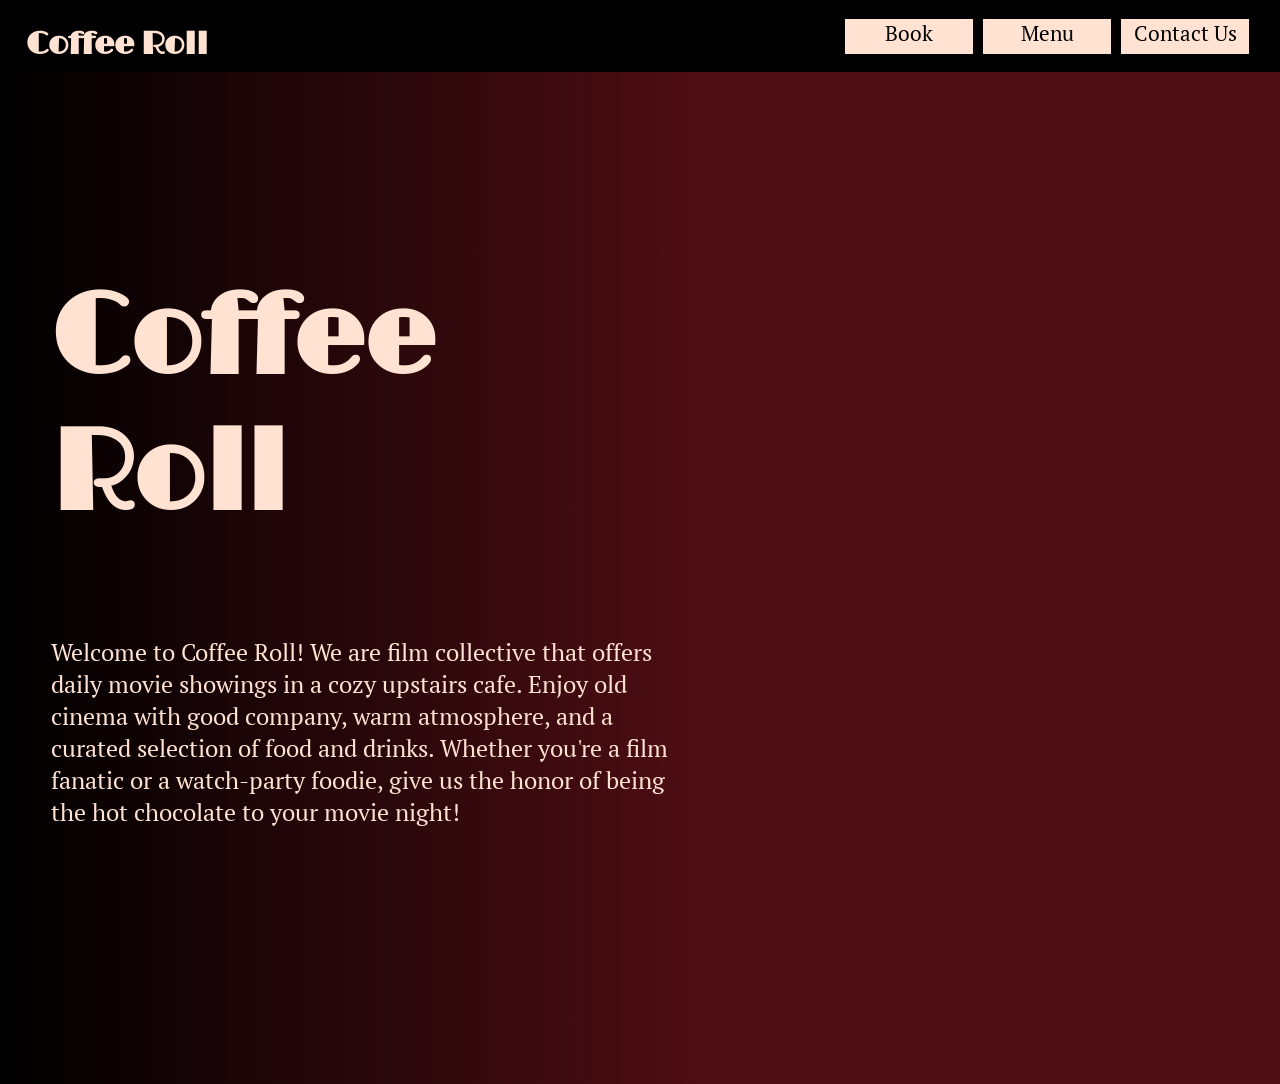
<file: index.html>
<!DOCTYPE html>
<html lang="en">
<head>
    <meta charset="UTF-8">
    <meta name="viewport" content="width=device-width, initial-scale=1.0">
    <title>☕︎ Coffee Roll</title>
    <link rel="stylesheet" href="css/main.css">
    <link rel="stylesheet" href="css/index.css">
    <link rel="preconnect" href="https://fonts.googleapis.com">

    <!-- Fonts (COPY FOR ALL PAGES)-->
    <link rel="preconnect" href="https://fonts.gstatic.com" crossorigin>
    <link href="https://fonts.googleapis.com/css2?family=Limelight&family=PT+Serif:ital,wght@0,400;0,700;1,400;1,700&display=swap" rel="stylesheet">
</head>
<body>
   <div id="navbar" style="z-index: 2;">
        <h1><a href="index.html">Coffee Roll</a></h1>
        <div class="navbuttons">
            <a href="Movies.html">Book</a>
            <a href="menu.html">Menu</a>
            <a href="contact.html">Contact Us</a>
    </div>
    </div>
    <div id="navVertical" style="z-index: 2;">
        <span id="pullNav" onclick="toggleSidebar()">></span>
        <h1><a href="index.html">Coffee Roll</a></h1>
        <div class="navbuttonsV">
            <a href="Movies.html">Book</a>
            <a href="menu.html">Menu</a>
            <a href="contact.html">Contact Us</a>
        </div>
    </div>
        <script src="navbar.js"></script>
        <!-- COPY-PASTE PORTION ENDS HERE -->
    <div class="mainwrap">
        <section id="intro">
            <h1 style="font-family: Limelight;">Coffee <br>Roll</h1>
            <p>
                Welcome to Coffee Roll! We are film collective that offers daily
                movie showings in a cozy upstairs cafe. Enjoy old cinema with good company, warm atmosphere,
                and a curated selection of food and drinks.
                Whether you're a film fanatic or a watch-party foodie, give us the honor of being the hot chocolate to your movie night!</p>
        </section>
        <section id="booking">
            <h2>Sit With Us</h2>
            <p>Our film club honors a variety of prefenreces. Films are voted to show for the week by the lovely community of filmheads
            that visit us. Want to see something special? Watch with us and contribute to the next week's film choice!
            </p>
            <div id="pastshowcase">
                <h3>Top Shows This Month</h3>
                <div id="moviecarousel">
                    <div id="caroitem">
                        <img id="card" src="imgs/kronos.jpg">
                        <p>Kronos</p>
                    </div>
                    <div id="caroitem">
                        <img id="card" src="imgs/CrystalSeer.jpg">
                        <p>Crystal Seer</p>
                    </div>
                    <div id="caroitem">
                        <img id="card" src="imgs/Traviata.jpg">
                        <p>La Traviata</p>
                    </div>
                    <div id="caroitem">
                        <img id="card" src="imgs/Hong_Kong_97.jpg">
                        <p>Hong Kong 97</p>
                    </div>
                    <div id="caroitem">
                        <img id="card" src="imgs/spirited-away.jpg">
                        <p>Spirited Away</p>
                    </div>
                </div>
                <a href="Movies.html">Book now!</a>
            </div>
        </section>
        <section id="menu">
            <div>
            <h2>Sips and Eats</h2>
            <p>
                We have a curated selection of finger foods and desserts to pair with each viewing.
                Dietary options of certain food items can be requested in house or online contacts.
                Take a look at our full menu of available tidbits from the navbar or the button below.
            </p>
            <a href="menu.html">Menu</a>
            </div>
            <div id="foodcaro">
                
                <div class="fooditem fade">
                    <p>Avocado Toast</p>
                    <img src="imgs/bread.png">
                </div>
                 <div class="fooditem fade">
                    <p>Taiyaki Sharing Plate</p>
                    <img src="imgs/taiyaki.png">
                 </div>
                 <div class="fooditem fade">
                    <p>Bunny Yogurt Bowl</p>
                    <img src="imgs/yogurtbowl.png">
                 </div>
                 <div id="prev" onclick="plusSlides(-1)"></div>
                 <div id="next" onclick="plusSlides(1)"></div>
            </div>
        </section>
        <section id="contact">
            <h2>Burning Questions?</h2>
            <p>
                The folks at Coffee Roll are here to listen to any suggestions, complaints, or rambles you have.
                Yes, even the ones about your favourite movie. Shoot us a message with our website's contact form!
            </p>
            <a href="contact.html">Inquire</a>
        </section>
    </div>
    <script src="index.js"></script>
</body>
</html>
</file>
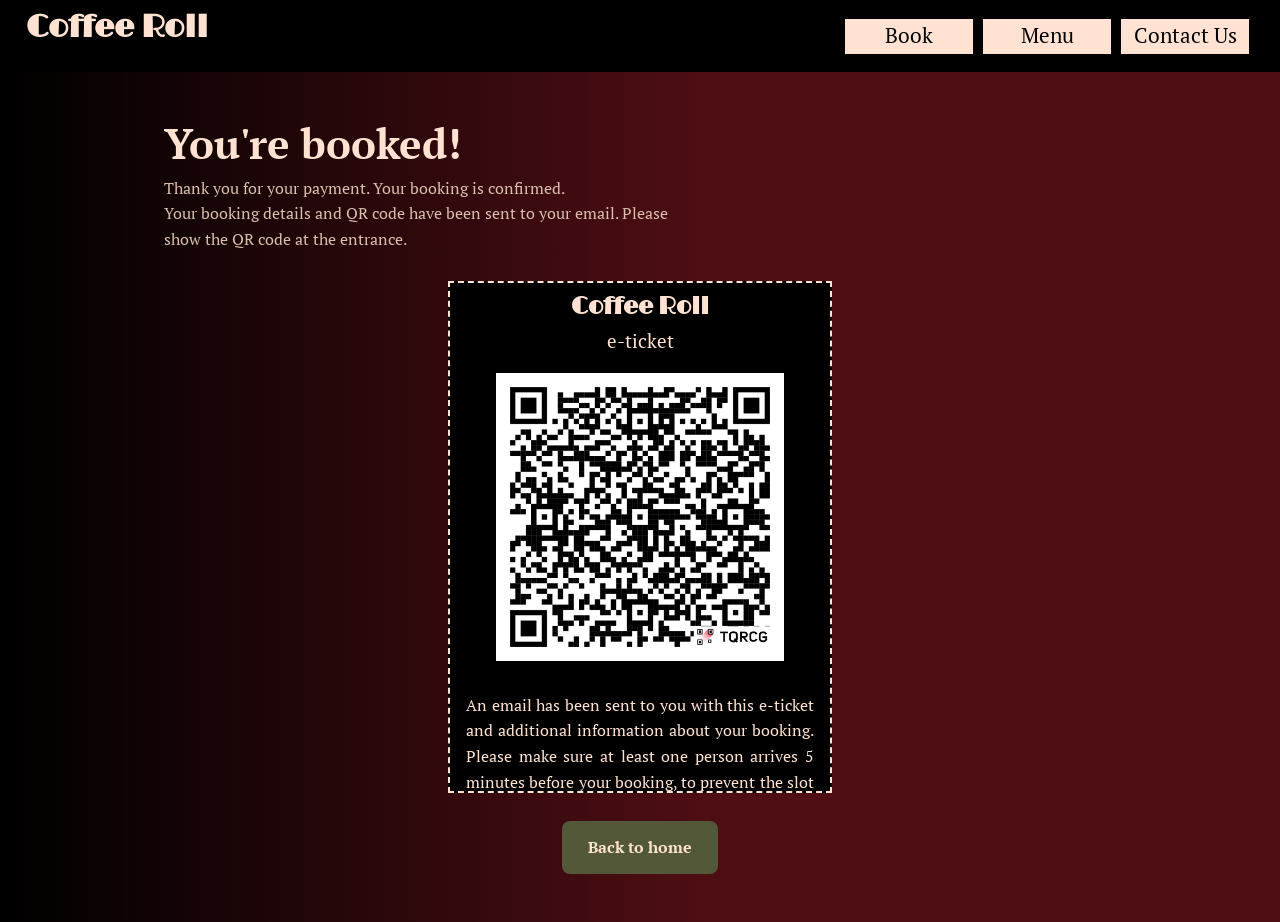
<file: confirmation.html>
<!DOCTYPE html>
<html lang="en">
<head>
    <meta charset="UTF-8">
    <meta name="viewport" content="width=device-width, initial-scale=1.0">
    <title>☕︎ Confirmation</title>
    <link rel="stylesheet" href="css/confirmation.css">
    <link rel="stylesheet" href="css/main.css">
 <link rel="preconnect" href="https://fonts.googleapis.com">
    <link rel="preconnect" href="https://fonts.gstatic.com" crossorigin>
    <link href="https://fonts.googleapis.com/css2?family=Limelight&family=PT+Serif:ital,wght@0,400;0,700;1,400;1,700&display=swap" rel="stylesheet">
</head>
<body>
  <div id="navbar" style="z-index: 2;">
        <h1><a href="index.html">Coffee Roll</a></h1>
        <div class="navbuttons">
            <a href="Movies.html">Book</a>
            <a href="menu.html">Menu</a>
            <a href="contact.html">Contact Us</a>
    </div>
    </div>
    <div id="navVertical" style="z-index: 2;">
        <span id="pullNav" onclick="toggleSidebar()">></span>
        <h1><a href="index.html">Coffee Roll</a></h1>
        <div class="navbuttonsV">
            <a href="Movies.html">Book</a>
            <a href="menu.html">Menu</a>
            <a href="contact.html">Contact Us</a>
        </div>
    </div>
        <script src="navbar.js"></script>
  <main>
    <div class="page-head">
      <h1>You're booked!</h1>
      <p>Thank you for your payment. Your booking is confirmed.</p>
      <p>Your booking details and QR code have been sent to your email. Please show the QR code at the entrance.</p>
    </div>
    <div class="ticketWrapper">
      <div class="e-ticket">
        <h2 style="font-family: Limelight, serif;">Coffee Roll</h2>
        <p style="font-size: larger;">e-ticket</p>
        <img src="imgs/QRTicket.png">
        <p style="text-align: justify; padding: 1em;">An email has been sent to you with this e-ticket and additional information about your booking.
          Please make sure at least one person arrives 5 minutes before your booking, to prevent the slot from being let go.
        </p>
      </div>
      <div class="actions">
      <a class="btn btn--olive" href="index.html">Back to home</a>
    </div>
    </div>
  </main>
</body>
</html>
</file>
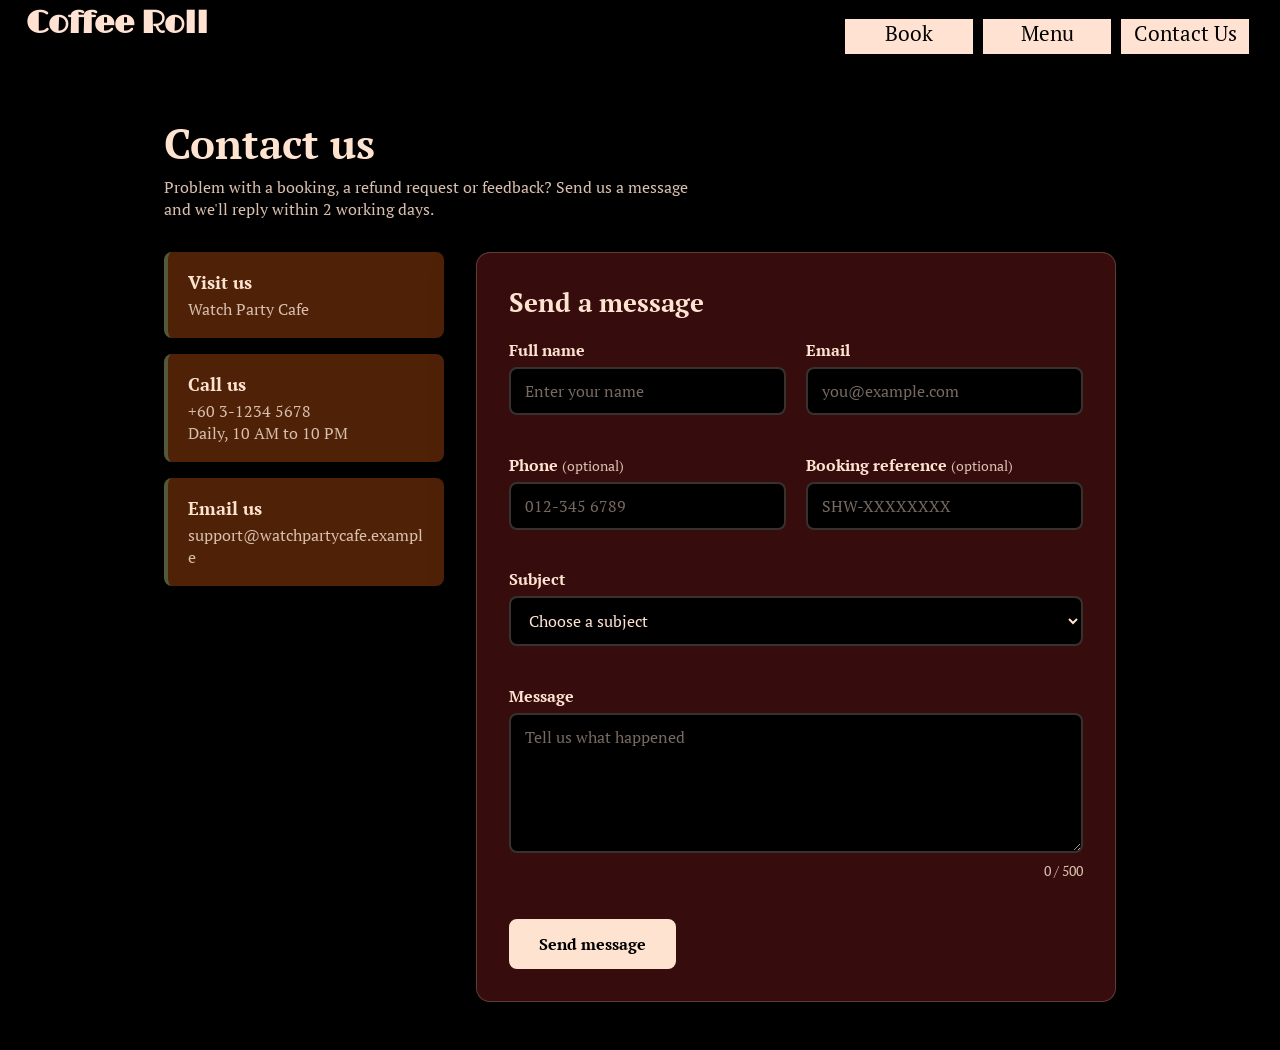
<file: contact.html>
<!DOCTYPE html>
<html lang="en">
<head>
    <meta charset="UTF-8">
    <meta name="viewport" content="width=device-width, initial-scale=1.0">
    <title>☕︎ Contact Us</title>
    <link rel="stylesheet" href="css/main.css">
    <link rel="stylesheet" href="css/contact.css">
     <!-- Fonts (COPY FOR ALL PAGES)-->
    <link rel="preconnect" href="https://fonts.gstatic.com" crossorigin>
    <link href="https://fonts.googleapis.com/css2?family=Limelight&family=PT+Serif:ital,wght@0,400;0,700;1,400;1,700&display=swap" rel="stylesheet">
</head>
</head>
<body>
  <div id="navbar" style="z-index: 2;">
        <h1><a href="index.html">Coffee Roll</a></h1>
        <div class="navbuttons">
            <a href="Movies.html">Book</a>
            <a href="menu.html">Menu</a>
            <a href="contact.html">Contact Us</a>
    </div>
    </div>
    <div id="navVertical" style="z-index: 2;">
        <span id="pullNav" onclick="toggleSidebar()">></span>
        <h1><a href="index.html">Coffee Roll</a></h1>
        <div class="navbuttonsV">
            <a href="Movies.html">Book</a>
            <a href="menu.html">Menu</a>
            <a href="contact.html">Contact Us</a>
        </div>
    </div>
        <script src="navbar.js"></script>
  <main>
    <div class="page-head">
      <h1>Contact us</h1>
      <p>Problem with a booking, a refund request or feedback? Send us a message and we'll reply within 2 working days.</p>
    </div>

    <div class="contact-grid">
      <ul class="info-list">
        <li><h2>Visit us</h2><p>Watch Party Cafe</p></li>
        <li><h2>Call us</h2><p>+60 3-1234 5678<br>Daily, 10 AM to 10 PM</p></li>
        <li><h2>Email us</h2><p>support@watchpartycafe.example</p></li>
      </ul>

      <section class="form-card" aria-labelledby="formTitle">
        <h2 id="formTitle">Send a message</h2>

        <form id="contactForm" novalidate>
          <div class="field-row">
            <div class="field">
              <label for="name">Full name</label>
              <input type="text" id="name" name="name" autocomplete="name" placeholder="Enter your name" required>
              <span class="error-msg" id="nameError"></span>
            </div>
            <div class="field">
              <label for="email">Email</label>
              <input type="email" id="email" name="email" autocomplete="email" placeholder="you@example.com" required>
              <span class="error-msg" id="emailError"></span>
            </div>
          </div>

          <div class="field-row">
            <div class="field">
              <label for="phone">Phone <span class="opt">(optional)</span></label>
              <input type="tel" id="phone" name="phone" autocomplete="tel" placeholder="012-345 6789">
              <span class="error-msg" id="phoneError"></span>
            </div>
            <div class="field">
              <label for="reference">Booking reference <span class="opt">(optional)</span></label>
              <input type="text" id="reference" name="reference" placeholder="SHW-XXXXXXXX">
              <span class="error-msg" id="referenceError"></span>
            </div>
          </div>

          <div class="field">
            <label for="subject">Subject</label>
            <select id="subject" name="subject" required>
              <option value="">Choose a subject</option>
              <option>Booking problem</option>
              <option>Refund or cancellation</option>
              <option>Payment issue</option>
              <option>Feedback or suggestion</option>
              <option>Other</option>
            </select>
            <span class="error-msg" id="subjectError"></span>
          </div>

          <div class="field">
            <label for="message">Message</label>
            <textarea id="message" name="message" maxlength="500" placeholder="Tell us what happened" required></textarea>
            <div class="counter" id="counter">0 / 500</div>
            <span class="error-msg" id="messageError"></span>
          </div>

          <button class="btn" type="submit">Send message</button>
        </form>

      </section>
    </div>

    <script>
    const form = document.getElementById('contactForm');
    const formSuccess = document.getElementById('formSuccess');
    const successText = document.getElementById('successText');
    const newMessageBtn = document.getElementById('newMessageBtn');
    const popup = document.getElementById('popup');
    const popupText = document.getElementById('popupText');
    const popupClose = document.getElementById('popupClose');
    const messageBox = document.getElementById('message');
    const counter = document.getElementById('counter');

    // Character counter
    messageBox.addEventListener('input', function () {
      counter.textContent = messageBox.value.length + ' / 500';
    });

    function setError(id, text) {
      document.getElementById(id).textContent = text;
    }

    function validate() {
      let ok = true;
      const name = document.getElementById('name').value.trim();
      const email = document.getElementById('email').value.trim();
      const phone = document.getElementById('phone').value.trim();
      const subject = document.getElementById('subject').value;
      const message = messageBox.value.trim();

      ['nameError', 'emailError', 'phoneError', 'referenceError', 'subjectError', 'messageError']
        .forEach(function (id) { setError(id, ''); });

      if (name === '') { setError('nameError', 'Please enter your name.'); ok = false; }
      if (!/^[^\s@]+@[^\s@]+\.[^\s@]+$/.test(email)) {
        setError('emailError', 'Please enter a valid email.'); ok = false;
      }
      if (phone !== '' && !/^[0-9+\-\s]{9,15}$/.test(phone)) {
        setError('phoneError', 'Please enter a valid phone number.'); ok = false;
      }
      if (subject === '') { setError('subjectError', 'Please choose a subject.'); ok = false; }
      if (message === '') { setError('messageError', 'Please enter a message.'); ok = false; }

      return ok;
    }

    function openPopup(text) {
      popupText.textContent = text;
      popup.hidden = false;
      popupClose.focus();
    }

    function closePopup() {
      popup.hidden = true;
    }

    form.addEventListener('submit', function (e) {
      e.preventDefault();
      if (!validate()) return;

      const name = document.getElementById('name').value.trim();
      const text = 'Thank you, ' + name + '. We will reply within 2 working days.';

      successText.textContent = text;
      openPopup(text);

      form.hidden = true;
      formSuccess.hidden = false;
      form.reset();
      counter.textContent = '0 / 500';
    });

    newMessageBtn.addEventListener('click', function () {
      formSuccess.hidden = true;
      form.hidden = false;
    });

    popupClose.addEventListener('click', closePopup);
    popup.addEventListener('click', function (e) {
      if (e.target === popup) closePopup();
    });
    document.addEventListener('keydown', function (e) {
      if (e.key === 'Escape' && !popup.hidden) closePopup();
    });
  </script>

  </main>
</body>
</html>
</file>
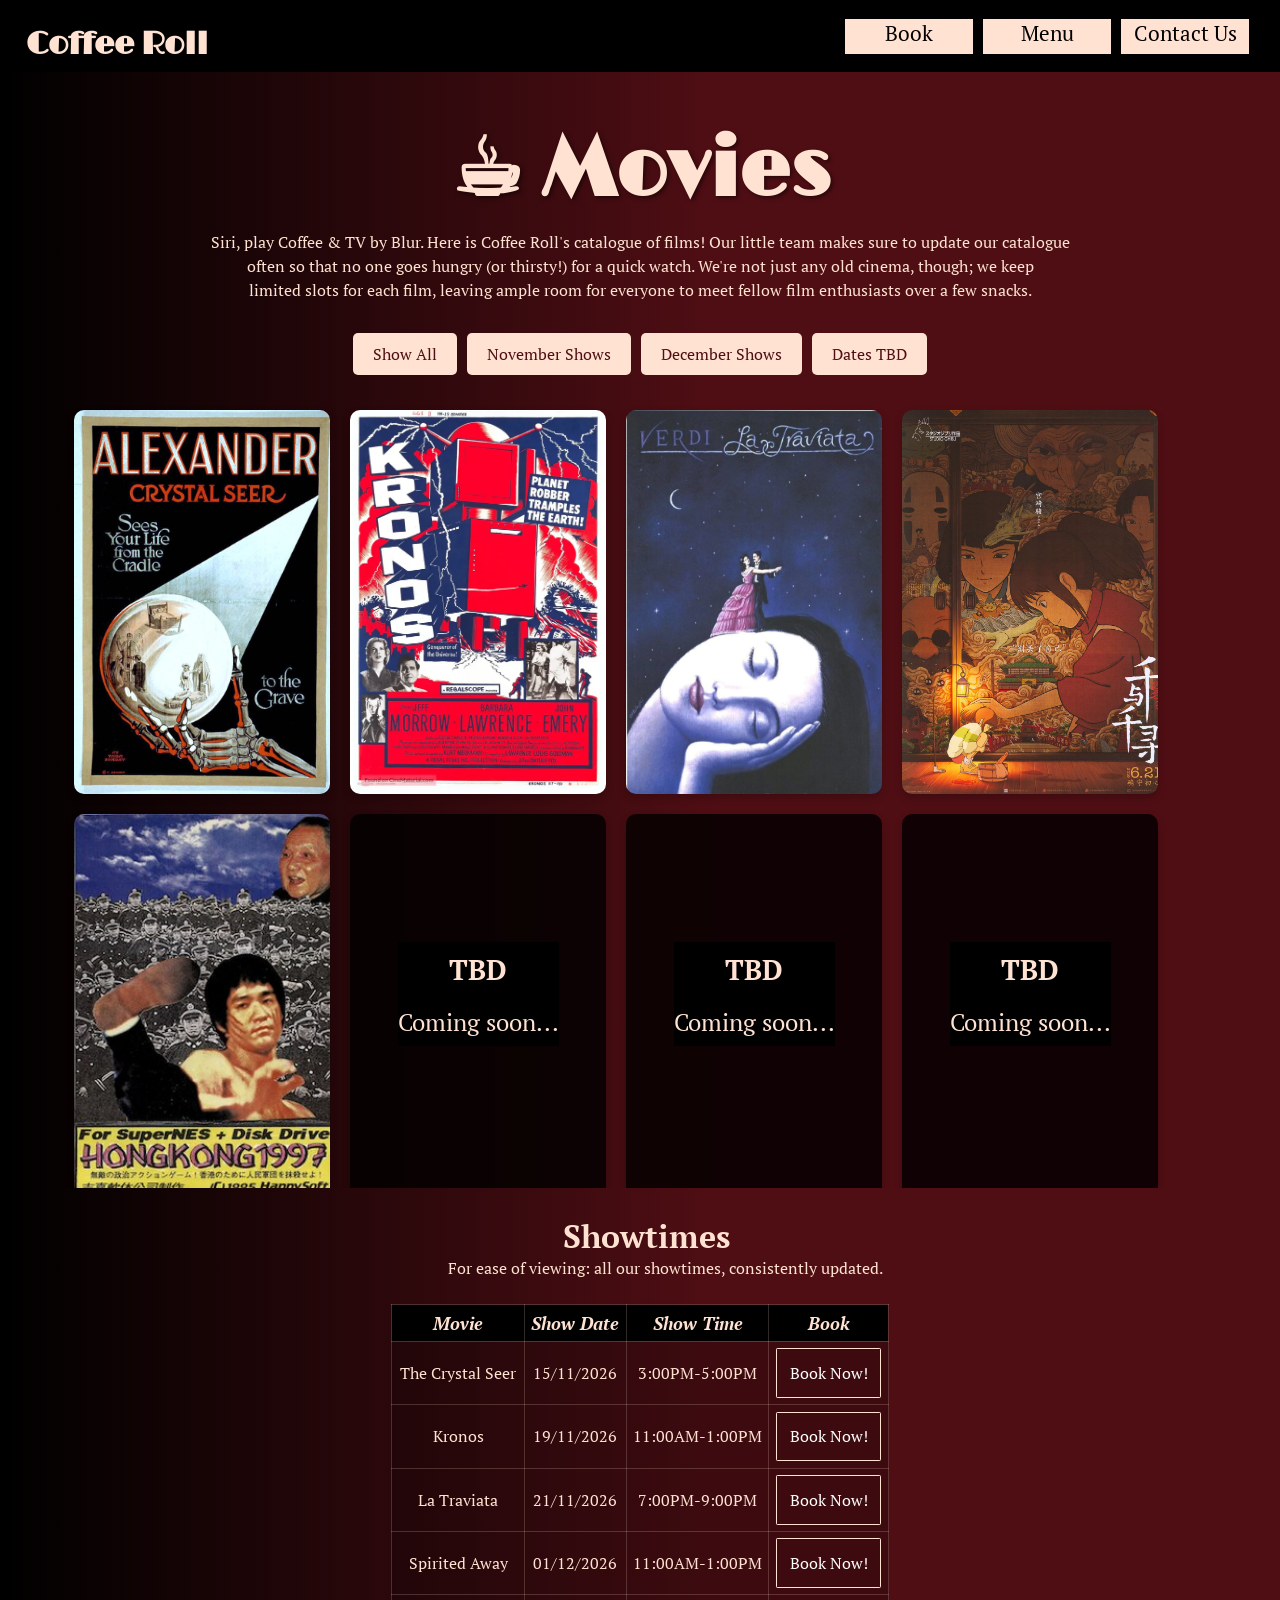
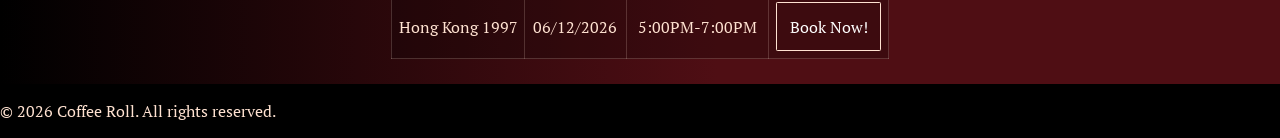
<file: Movies.html>
<!DOCTYPE html>
<html lang="en">
<head>
    <meta charset="UTF-8">
    <meta name="viewport" content="width=device-width, initial-scale=1.0">
    <link rel="stylesheet" href="css/MovieStyle.css">
    <link rel="stylesheet" href="css/main.css">
    <script src="movies.js"></script>
    <!-- Fonts -->
    <link rel="preconnect" href="https://fonts.gstatic.com" crossorigin>
    <link href="https://fonts.googleapis.com/css2?family=Limelight&family=PT+Serif:ital,wght@0,400;0,700;1,400;1,700&display=swap" rel="stylesheet">
</head>
    <title>☕︎ Movies</title>
</head>
<body>
   <div id="navbar" style="z-index: 2;">
        <h1><a href="index.html">Coffee Roll</a></h1>
        <div class="navbuttons">
            <a href="Movies.html">Book</a>
            <a href="menu.html">Menu</a>
            <a href="contact.html">Contact Us</a>
    </div>
    </div>
    <div id="navVertical" style="z-index: 2;">
        <span id="pullNav" onclick="toggleSidebar()">></span>
        <h1><a href="index.html">Coffee Roll</a></h1>
        <div class="navbuttonsV">
            <a href="Movies.html">Book</a>
            <a href="menu.html">Menu</a>
            <a href="contact.html">Contact Us</a>
        </div>
    </div>
        <script src="navbar.js"></script>
    <div class="header">
        <p id="welcome" style="font-family: Limelight;">☕︎ Movies</p>
        <p id="welcdesc">Siri, play Coffee & TV by Blur. Here is Coffee Roll's catalogue of films! 
            Our little team makes sure to update our catalogue <br> often so that no one goes hungry (or thirsty!) for a
            quick watch. We're not just any old cinema, though; we keep      <br>  limited slots for each film,
        leaving ample room for everyone to meet fellow film enthusiasts over a few snacks.</p>
    </div>
    <div class="filterbtns">
        <button class="filter" data-target="all">Show All</button>
        <button class="filter" data-target="november">November Shows</button>
        <button class="filter" data-target="december">December Shows</button>
        <button class="filter" data-target="upcoming">Dates TBD</button>
    </div>
    <div class="upcoming">
        <div class="movie movie1" data-category="november">
            <div class="showinfo">
                <h3>The Crystal Seer</h3>
                <p>Release: 2026</p>
                <p>A mysterious journey into the unknown...</p>
                <p>15/11/2026 | 3:00PM-5:00PM</p>
                <a href="seatBooking.html?movie=The%20Crystal%20Seer" class="book-btn">Book Now!</a>
            </div>
        </div>
        <div class="movie movie2" data-category="november">
            <div class="showinfo">
                <h3>Kronos</h3>
                <p>Release: 1957</p>
                <p>A thrilling adventure through time...</p>
                <p>19/11/2026 | 11:00AM-1:00PM</p>
               <a href="seatBooking.html?movie=Kronos" class="book-btn">Book Now!</a>
            </div>
        </div>
        <div class="movie movie3" data-category="november">
            <div class="showinfo">
                <h3>La Traviata</h3>
                <p>Release: 1982</p>
                <p>A timeless tale of love and sacrifice...</p>
                <p>21/11/2026 | 7:00PM-9:00PM</p>
                <a href="seatBooking.html?movie=La%20Traviata" class="book-btn">Book Now!</a>
            </div>
        </div>
        <div class="movie movie4" data-category="december">
            <div class="showinfo">
                <h3>Spirited Away</h3>
                <p>Release: 2001</p>
                <p>The supernatural adventure of a little heroine...</p>
                <p>01/12/2026 | 11:00AM-1:00PM</p>
                <a href="seatBooking.html?movie=Spirited%20Away" class="book-btn">Book Now!</a>
            </div>
        </div>
        <div class="movie movie5" data-category="december">
            <div class="showinfo">
                <h3>Hong Kong 1997</h3>
                <p>Release: 1994</p>
                <p>A look back on Hong Kong's history...</p>
                <p>06/12/2026 | 5:00PM-7:00PM</p>
                <a href="seatBooking.html?movie=Hong%20Kong%201997" class="book-btn">Book Now!</a>
            </div>
        </div>
        <div class="movie movie6">
            <div class="tbd">
                <h3>TBD</h3>
                <p>Coming soon...</p>
            </div>
        </div>
        <div class="movie movie7">
            <div class="tbd">
                <h3>TBD</h3>
                <p>Coming soon...</p>
            </div>
        </div>
        <div class="movie movie8">
            <div class="tbd">
                <h3>TBD</h3>
                <p>Coming soon...</p>
            </div>
        </div>
        <div id="noMoviesMsg" class="hidden" style= "position: absolute; top: 25%; left: 78%; transform: translate(-50%, -50%); width: 100%; margin-top: 1vw; font-family: 'PT Serif', serif; font-size: 1.5em; color: #FFE2D1;">
        No movies scheduled for this category yet. Stay tuned! ☕︎
        </div>
    </div>
    <h2>Showtimes</h2>
    <p class="tbls">For ease of viewing: all our showtimes, consistently updated.</p>
    <table id="dates">
        <tr>
            <th>Movie</th>
            <th>Show Date</th>
            <th>Show Time</th>
            <th>Book</th>
        </tr>
        <tr>
            <td>The Crystal Seer</td>
            <td>15/11/2026</td>
            <td>3:00PM-5:00PM</td>
            <td><a href="seatBooking.html?movie=The%20Crystal%20Seer" class="book-btn">Book Now!</a>
</td>
        </tr>
        <tr>
            <td>Kronos</td>
            <td>19/11/2026</td>
            <td>11:00AM-1:00PM</td>
            <td><a href="seatBooking.html?movie=Kronos" class="book-btn">Book Now!</a></td>
        </tr>
        <tr>
            <td>La Traviata</td>
            <td>21/11/2026</td>
            <td>7:00PM-9:00PM</td>
            <td><a href="seatBooking.html?movie=La%20Traviata" class="book-btn">Book Now!</a></td>
        </tr>
        <tr>
            <td>Spirited Away</td>
            <td>01/12/2026</td>
            <td>11:00AM-1:00PM</td>
            <td><a href="seatBooking.html?movie=Spirited%20Away" class="book-btn">Book Now!</a></td>
        </tr>
        <tr>
            <td>Hong Kong 1997</td>
            <td>06/12/2026</td>
            <td>5:00PM-7:00PM</td>
            <td><a href="seatBooking.html?movie=Hong%20Kong%201997" class="book-btn">Book Now!</a></td>
        </tr>
    </table>
    <div class="footer">
        <div>
            <p>© 2026 Coffee Roll. All rights reserved.</p>
        </div>
    </div>  
</body>
</html>
</file>
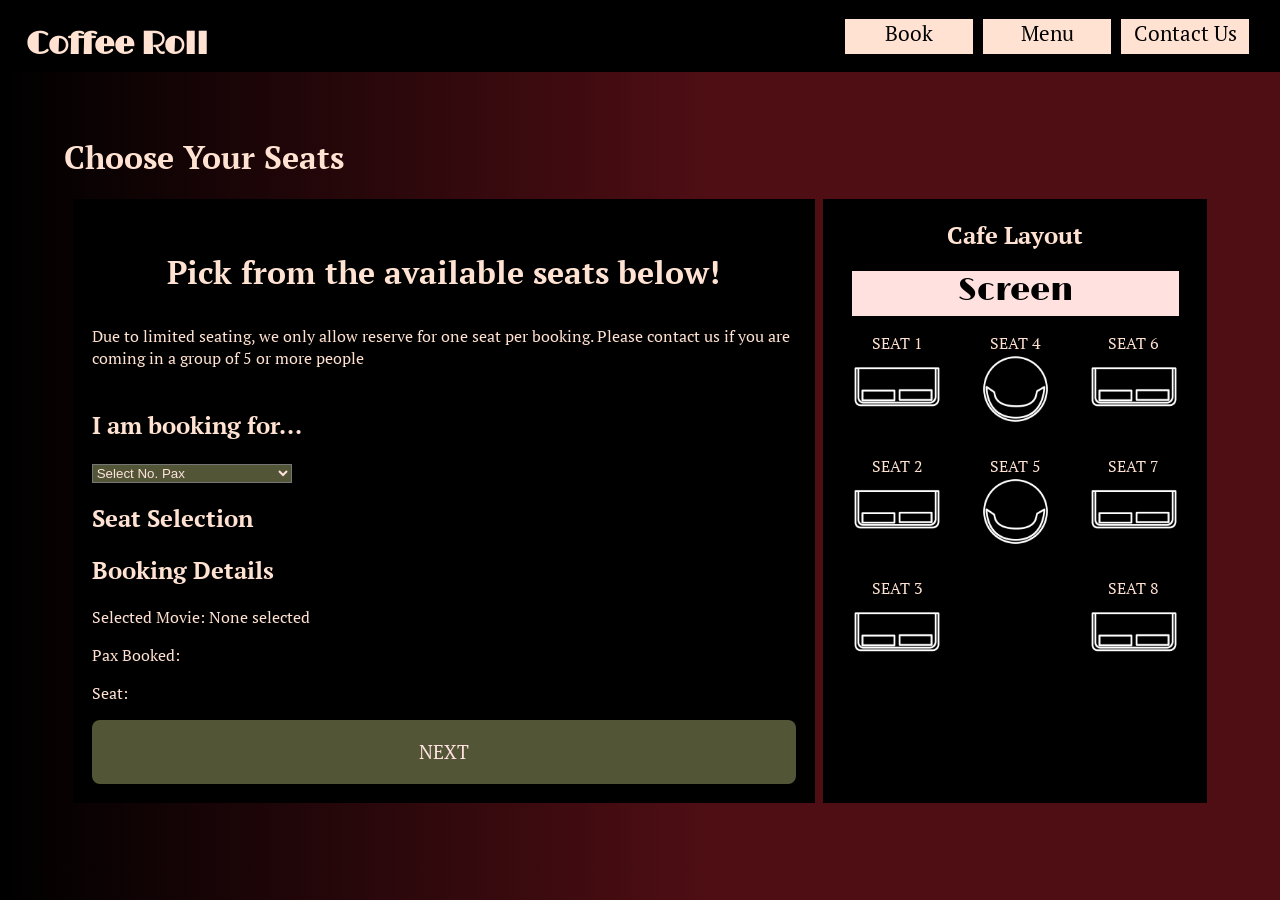
<file: seatBooking.html>
<!DOCTYPE html>
<html lang="en">
<head>
    <meta charset="UTF-8">
    <meta name="viewport" content="width=device-width, initial-scale=1.0">
    <title>☕︎ Book Your Seats</title>
    <link rel="stylesheet" href="css/main.css">
    <link rel="stylesheet" href="css/seatBooking.css">
        <!-- Fonts (COPY FOR ALL PAGES)-->
    <link rel="preconnect" href="https://fonts.googleapis.com">
    <link rel="preconnect" href="https://fonts.gstatic.com" crossorigin>
    <link href="https://fonts.googleapis.com/css2?family=Limelight&family=PT+Serif:ital,wght@0,400;0,700;1,400;1,700&display=swap" rel="stylesheet">
</head>
<body>
     <div id="navbar" style="z-index: 2;">
        <h1><a href="index.html">Coffee Roll</a></h1>
        <div class="navbuttons">
            <a href="Movies.html">Book</a>
            <a href="menu.html">Menu</a>
            <a href="contact.html">Contact Us</a>
    </div>
    </div>
    <div id="navVertical" style="z-index: 2;">
        <span id="pullNav" onclick="toggleSidebar()">></span>
        <h1><a href="index.html">Coffee Roll</a></h1>
        <div class="navbuttonsV">
            <a href="Movies.html">Book</a>
            <a href="menu.html">Menu</a>
            <a href="contact.html">Contact Us</a>
        </div>
    </div>
        <script src="navbar.js"></script>
    <div class="mainwrap">
    <h1>Choose Your Seats</h1>
    <div class="contentwrap">
        <div class="seatpicker">
            <p style="font-weight: bold; font-size: 2em; text-align: center;">Pick from the available seats below!</p>
            <p>Due to limited seating, we only allow reserve for one seat per booking. Please contact us if you are coming in a group of 5 or more people</p>
            <form action="">
                <label for="pax"><h2>I am booking for...</h2></label>
                <select name="pax" id="noPax">
                    <option value="" disabled selected>Select No. Pax</option>
                    <option onclick="twoPax()" value="duo">1-2 people</option>
                    <option onclick="fourPax()" value="group">3-4 people</option>
                </select>
                    <div id="seatType">
                        <img id="twopaxPrev" src="imgs/duoseat.png">
                        <img id="fourpaxPrev" src="imgs/roundseat.png">
                    </div>
                    <h2>Seat Selection</h2>
                <div id="duoSeatSelector" style="display: none;">
                    <label for="seat1">Seat 1</label>
                    <input onclick="checkSeat()" type="radio" id="seat1" name="SeatOption" value="1">
                    <label for="seat2">Seat 2</label>
                    <input onclick="checkSeat()" type="radio" id="seat2" name="SeatOption" value="2">
                    <label for="seat3">Seat 3</label>
                    <input onclick="checkSeat()" type="radio" id="seat3" name="SeatOption" value="3">   
                    <label for="seat6">Seat 6</label>
                    <input onclick="checkSeat()" type="radio" id="seat6" name="SeatOption" value="6">
                    <label for="seat7">Seat 7</label>
                    <input onclick="checkSeat()" type="radio" id="seat7" name="SeatOption" value="7">
                    <label for="seat8">Seat 8</label>
                    <input onclick="checkSeat()" type="radio" id="seat8" name="SeatOption" value="8">                                 
                </div>
                <div id="fourSeatSelector" style="display: none;">
                    <label for="seat4">Seat 4</label>
                    <input onclick="checkSeat()" type="radio" id="seat4" name="SeatOption" value="4">
                    <label for="seat5">Seat 5</label>
                    <input onclick="checkSeat()" type="radio" id="seat5" name="SeatOption" value="5">
                </div>
            </form>
            <div class="details">
                <h2>Booking Details</h2>
                <p>Selected Movie: <span id="movieBooked"></span></p>
                <p>Pax Booked: <span id="paxBooked"></span></p> 
                <p>Seat: <span id="seatSelected"></span></p>
            </div>
            <a href="FoodOrdering.html" class="goNext">NEXT</a>
            <script src="seatBooking.js"></script>
        </div>
        <div class="seatlayout">
            <h2 style="text-align: center;">Cafe Layout</h2>
            <div class="layoutDisp">
                <div class="moviescreen">Screen</div>
                <div class="row1">
                    <div class="chairs">
                        <div class="chairitem" data-seat="1">
                            <p>SEAT 1</p>
                            <img src="imgs/duoseat.png">
                        </div>
                        <div class="chairitem" data-seat="2">
                            <p>SEAT 2</p>
                            <img src="imgs/duoseat.png">
                        </div>
                        <div class="chairitem" data-seat="3">
                            <p>SEAT 3</p>
                            <img src="imgs/duoseat.png">
                        </div>                        
                    </div>
                </div>
                <div class="row2">
                    <div class="chairs">
                        <div class="chairitem" data-seat="4">
                            <p>SEAT 4</p>
                            <img src="imgs/roundseat.png">
                        </div>
                        <div class="chairitem" data-seat="5">
                            <p>SEAT 5</p>
                            <img src="imgs/roundseat.png">
                        </div>
                    </div>
                </div>
                <div class="row3">
                        <div class="chairs">
                            <div class="chairitem" data-seat="6">
                                <p>SEAT 6</p>
                                <img src="imgs/duoseat.png">
                            </div>
                            <div class="chairitem" data-seat="7">
                                <p>SEAT 7</p>
                                <img src="imgs/duoseat.png">
                            </div>
                            <div class="chairitem" data-seat="8"> 
                                <p>SEAT 8</p>
                                <img src="imgs/duoseat.png">
                            </div>                       
                    </div>
            </div>
        </div>
    </div>
    </div>

    
</body>
</html>
</file>
<file: css/main.css>
body {
background-color: #000000;
background-image: linear-gradient(90deg,rgba(0, 0, 0, 1) 0%, rgb(79, 14, 20) 56%);
 color: #FFE2D1;
 margin: 0%;
 overscroll-behavior:contain contain;
 font-family: "PT Serif", serif;
}

#navbar{
    background: #000000;
    height: 8vh;
    position: sticky;
    width: 100%;
    display: grid;
    grid-template-columns: auto auto;
    justify-content: space-between;
    top: 0;
    transition: 0.4s;
}

.navbuttons{
    display: flex;
    padding-right: 2vw;
    height: 5vh;
    transform: translateY(14px);
    text-align: center;
    overflow: hidden;
}


.navbuttons a{
    width: 10vw;
    background-color: #FFE2D1;
    color: #000000;
    margin: 5px;
    font-size: 1.3em;
    text-align: center;
    text-decoration: none;
}


.navbuttons a:hover{  
    background-color: #c7aea0;

}


#navbar h1 a{
    text-decoration: none;
    color: #FFE2D1;
    padding-left: 2vw;
    transition-duration: 120ms;
    font-family: Limelight;
}

#navbar h1 a:hover{
    color: #c7aea0;
    font-size: 101%;
    transition-duration: 120ms;
}

/* Navbar Responsive */

#navVertical{
    background-color: #000000;
    width: 50vw;
    height: 100%;
    position:absolute;
    margin: none;
    top: 0;
    padding-left: 2vw; 
    transition-duration: 120ms;
    display: none;
    transform: translateX(-17em);
}

#navVertical h1 a{
    text-decoration: none;
    color: #FFE2D1;
    padding-left: 2vw;
    transition-duration: 120ms;
    font-family: Limelight;
}

#navVertical h1 a:hover{
    color: #c7aea0;
    font-size: 101%;
    transition-duration: 120ms;
}

.navbuttonsV{
    display: flex;
    flex-direction: column;
}

.navbuttonsV a{
    width: 40vw;
    background-color: #FFE2D1;
    color: #000000;
    margin: 5px;
    font-size: 2em;
    text-align: center;
    text-decoration: none;
    transition-duration: 120ms;
}

#pullNav{
    float: right;
    transform: translateX(20px);
    font-size:4.5vh;
    font-style: oblique;
    width: 1em;
    height: 1.5em;
    background-color: #c7aea0;
    color: #000000;
    border-radius: 0 8px 8px 0px;
}

.navbuttonsV a:hover{  
    background-color: #c7aea0;

}


@media only screen and (max-width: 600px) { 
    #navbar{
        display: none;
    }
    #navVertical{
        display:block;
    }
}
</file>
<file: css/index.css>
body{
    height: max-content;
}

.mainwrap{
    margin-top: 10px;
    padding: 4vw;
    overflow: scroll;
    scroll-snap-type: y mandatory;
    height: 100vh;
}

.mainwrap section{
    scroll-snap-align: center;
    height: 100vh;
}

.mainwrap section h1{
    font-size: 7em;
}

.mainwrap section h2{
    font-size: 5em;
}

.mainwrap section p{
    font-size: 1.5em;
}

.mainwrap section a{
    display: inline-block;
    background-color: #ffe2df;
    font-size: 30px;
    border-radius: 0.5em;
    width: 25vw;
    text-decoration: none;
    color: #171515;
    padding: 5px;
    text-align: center;
}

/* Intro */
#intro p{
    animation: intofade 1s;
    text-align: left;
    width: 50vw;
}

#intro{
    animation: intofade 1s;
    padding-top: 10vh;
}
/* Booking promotion */

#booking{
    text-align: center;
    padding-top: 10vh;
    padding-bottom: 10vh;
}

#booking p{
    text-align: justify;
}

#moviecarousel{
    display: flex;
    justify-content: center;
    overflow-y: scroll;
    padding-top: 20px;
}


#caroitem{
     margin-left: -15px;
}

#caroitem img{
 height: 17em;
 width: 12em;
 object-fit: contain;

}

#caroitem p{
    max-width: 5em;
    overflow-wrap: break-word;
}

#card{
    background-color: aliceblue;
    transition-duration: 99ms;
}

#card:hover{
    transition-duration: 0.2s;
    transform: rotateZ(10deg);
    box-shadow: 0 5px 5px 5px #171515;
}

/* Menu Promotion */
#menu{
    padding-top: 20vh;
    display: flex;
}

#menu p{
    width: 50vw;
    text-align: justify;
}

#foodcaro{
    position: relative;
}

.fooditem{
    position: absolute;
    transform: translateX(2vw);
}

.fooditem p{
    text-align: center;
    transform: translateY(5vh);
}

.fooditem img{
    display: block;
    width: 40vw;
    height: auto;
    object-fit: contain;
    object-position: center;
}

#prev{
    width: 0;
    height: 0;
    border-top: 1em solid transparent;
    border-right: 2em solid #ffe2df;
    border-bottom: 1em solid transparent;
    position: absolute;
    transform: translateX(2vw) translateY(35vh);
}



#next{
    width: 0;
    height: 0;
    border-top: 1em solid transparent;
    border-left: 2em solid #ffe2df;
    border-bottom: 1em solid transparent;
    position: absolute;
    transform: translateX(40vw) translateY(34vh);
}

/* Contact Promotion */
#contact{
    padding-top: 20vh;
    text-align: right;
}


/* Responsive */
@media only screen and (max-width: 600px) {
    .mainwrap{
    margin-top: 10px;
    padding-left: 9vw;
    overflow: scroll;
    scroll-snap-type: y mandatory;
    height: 110vh;
}

.mainwrap section{
    scroll-snap-align: center;
    height: 100vh;
}

.mainwrap section h1{
    font-size: 3em;
}

.mainwrap section h2{
    font-size: 2em;
}

.mainwrap section p{
    font-size: 1.2em;
}

#menu{
    display: block;
}

#menu p{
    width: 70vw;
}

#foodcaro{
    transform: translateX(6.5em);
    display: block;
}

.fooditem p{
    transform: translateY(2vh) translateX(6vw);
}

#prev{ 
    width: 0;
    height: 0;
    border-top: 1em solid transparent;
    border-right: 2em solid #ffe2df;
    border-bottom: 1em solid transparent;
    position: absolute;
    transform: translateX(-5vw) translateY(20vh);
}



#next{
    width: 0;
    height: 0;
    border-top: 1em solid transparent;
    border-left: 2em solid #ffe2df;
    border-bottom: 1em solid transparent;
    position: absolute;
    transform: translateX(43vw) translateY(20vh);
}

}



/* Fading animation */
.fade {
  animation-name: fade;
  animation-duration: 1.3s;
}

@keyframes fade {
  from {opacity: 0.4} 
  to {opacity: 1}
}

@keyframes intofade {
  from {opacity: 0} 
  to {opacity: 1}
}
</file>
<file: css/confirmation.css>
/* confirmation.css - Showtime booking confirmation page */

:root {
  --black: #000000;
  --maroon: #360c0c;
  --brown: #4f2208;
  --olive: #525838;
  --peach: #ffe3d1;
  --peach-dim: #d9bfae;
  --line: rgba(255, 227, 209, 0.22);
}

* {
  box-sizing: border-box;
  margin: 0;
  padding: 0;
}

body {
  line-height: 1.6;
  color: var(--peach);
  background: var(--black);
  min-height: 100vh;
  display: flex;
  flex-direction: column;
}

a {
  color: inherit;
}

:focus-visible {
  outline: 3px solid var(--peach);
  outline-offset: 3px;
}


/* ---------- Page layout ---------- */

main {
  flex: 1;
  width: 100%;
  max-width: 1000px;
  margin: 0 auto;
  padding: 48px 24px;
}

.page-head {
  margin-bottom: 28px;
}

.page-head h1 {
  font-size: 2.6rem;
  line-height: 1.15;
  margin-bottom: 8px;
}

.page-head p {
  max-width: 60ch;
  color: var(--peach-dim);
}



/* ---------- Buttons ---------- */

.actions {
  display: flex;
  flex-wrap: wrap;
  gap: 12px;
  margin-top: 28px;
}

.btn {
  display: inline-block;
  padding: 12px 24px;
  border: 2px solid var(--peach);
  border-radius: 8px;
  background: var(--peach);
  color: var(--black);
  font: inherit;
  font-weight: 600;
  text-decoration: none;
  cursor: pointer;
  transition: background 0.2s, color 0.2s, transform 0.1s;
}

.btn:hover {
  background: var(--brown);
  color: var(--peach);
}

.btn:active {
  transform: translateY(1px);
}

.btn--ghost {
  background: transparent;
  color: var(--peach);
}

.btn--ghost:hover {
  background: var(--peach);
  color: var(--black);
}

.btn--olive {
  background: var(--olive);
  border-color: var(--olive);
  color: var(--peach);
}

.btn--olive:hover {
  background: var(--peach);
  border-color: var(--peach);
  color: var(--black);
}


/* QR Ticket */

.e-ticket{
  display: flex;
  flex-direction: column;
  align-items: center;
  height: 40vw;
  background-color: black;
  border: dashed var(--peach) 2px;
  width: 30vw;
  text-align: center;
  padding-top: 5px;
  overflow: scroll;
}

.e-ticket img{
  object-fit: cover;
  display: block;
  width: 25vw;
  height: auto;
  padding: 1em;

}

.ticketWrapper{
  display: flex;
  flex-direction: column;
  justify-content: center;
  align-items: center;
}


/* Responsive */

@media only screen and (max-width: 600px){

  .e-ticket{
    width: 70vw;
    height: 80vh;
  }

  .e-ticket img{
    width: 40vw;
  }
}
</file>
<file: css/contact.css>
/* contact.css - Showtime contact page */

:root {
  --black: #000000;
  --maroon: #360c0c;
  --brown: #4f2208;
  --olive: #525838;
  --peach: #ffe3d1;
  --peach-dim: #d9bfae;
  --error: #ff9b82;
  --line: rgba(255, 227, 209, 0.22);
}

* {
  box-sizing: border-box;
  margin: 0;
  padding: 0;
}

body{
  color: var(--peach);
  background: var(--black);
  display: flex;
  flex-direction: column;
}

a {
  color: inherit;
}

:focus-visible {
  outline: 3px solid var(--peach);
  outline-offset: 3px;
}

/* ---------- Page layout ---------- */

main {
  flex: 1;
  width: 100%;
  max-width: 1000px;
  margin: 0 auto;
  padding: 48px 24px;
}

.page-head {
  margin-bottom: 32px;
}

.page-head h1 {
  font-size: 2.6rem;
  line-height: 1.15;
  margin-bottom: 8px;
}

.page-head p {
  max-width: 60ch;
  color: var(--peach-dim);
}

.contact-grid {
  display: grid;
  grid-template-columns: 280px 1fr;
  gap: 32px;
  align-items: start;
}

/* ---------- Contact info ---------- */

.info-list {
  list-style: none;
  display: grid;
  gap: 16px;
}

.info-list li {
  background: var(--brown);
  border-left: 4px solid var(--olive);
  border-radius: 8px;
  padding: 18px 20px;
}

.info-list h2 {
  font-size: 1.15rem;
  margin-bottom: 4px;
}

.info-list p {
  color: var(--peach-dim);
  overflow-wrap: anywhere;
}

/* ---------- Form card ---------- */

.form-card {
  background: var(--maroon);
  border: 1px solid var(--line);
  border-radius: 14px;
  padding: 32px;
  box-shadow: 0 18px 40px rgba(0, 0, 0, 0.6);
}

.form-card > h2 {
  font-size: 1.6rem;
  margin-bottom: 20px;
}

.field-row {
  display: grid;
  grid-template-columns: 1fr 1fr;
  gap: 0 20px;
}

.field {
  margin-bottom: 18px;
  min-width: 0;
}

.field label {
  display: block;
  font-weight: 600;
  margin-bottom: 6px;
}

.opt {
  font-weight: normal;
  color: var(--peach-dim);
  font-size: 0.9rem;
}

input,
select,
textarea {
  width: 100%;
  padding: 11px 14px;
  font: inherit;
  color: var(--peach);
  background: var(--black);
  border: 2px solid var(--line);
  border-radius: 8px;
  transition: border-color 0.2s, background 0.2s;
}

input::placeholder,
textarea::placeholder {
  color: rgba(217, 191, 174, 0.55);
}

input:hover,
select:hover,
textarea:hover {
  border-color: var(--peach-dim);
}

input:focus,
select:focus,
textarea:focus {
  outline: none;
  border-color: var(--peach);
  background: #120505;
}

select {
  cursor: pointer;
}

select option {
  background: var(--black);
  color: var(--peach);
}

textarea {
  min-height: 140px;
  resize: vertical;
}

.counter {
  text-align: right;
  font-size: 0.85rem;
  color: var(--peach-dim);
  margin-top: 4px;
}

/* ---------- Validation ---------- */

.error-msg {
  display: block;
  min-height: 1.2em;
  margin-top: 4px;
  font-size: 0.875rem;
  color: var(--error);
}

/* covers the usual ways a script marks a bad field */
input.error,
select.error,
textarea.error,
input.invalid,
select.invalid,
textarea.invalid,
.field.error input,
.field.error select,
.field.error textarea,
.field.invalid input,
.field.invalid select,
.field.invalid textarea,
[aria-invalid="true"] {
  border-color: var(--error);
}

/* ---------- Buttons ---------- */

.btn {
  display: inline-block;
  padding: 12px 28px;
  border: 2px solid var(--peach);
  border-radius: 8px;
  background: var(--peach);
  color: var(--black);
  font: inherit;
  font-weight: 600;
  cursor: pointer;
  transition: background 0.2s, color 0.2s, transform 0.1s;
}

.btn:hover {
  background: var(--olive);
  border-color: var(--olive);
  color: var(--peach);
}

.btn:active {
  transform: translateY(1px);
}

.btn--ghost {
  background: transparent;
  color: var(--peach);
}

.btn--ghost:hover {
  background: var(--peach);
  border-color: var(--peach);
  color: var(--black);
}

/* ---------- Success message ---------- */

.form-success {
  text-align: center;
  padding: 24px 8px;
}

.form-success[hidden] {
  display: none;
}

.form-success h2 {
  font-size: 1.8rem;
  margin-bottom: 10px;
}

.form-success p {
  color: var(--peach-dim);
  margin-bottom: 20px;
}

/* ---------- Footer ---------- */

.site-footer {
  background: var(--maroon);
  border-top: 1px solid var(--line);
  padding: 20px 24px;
  text-align: center;
  color: var(--peach-dim);
  font-size: 0.9rem;
}

/* ---------- Responsive ---------- */

@media (max-width: 800px) {
  .contact-grid {
    grid-template-columns: 1fr;
  }

  .page-head h1 {
    font-size: 2rem;
  }
}

@media (max-width: 560px) {
  .field-row {
    grid-template-columns: 1fr;
  }

  .form-card {
    padding: 24px 18px;
  }
}
</file>
<file: css/MovieStyle.css>
body {
    background-color: #000000;
    background-image: linear-gradient(90deg,rgba(0, 0, 0, 1) 0%, rgb(79, 14, 20) 56%);
    font-family: "PT Serif", serif;
}

.header {
    opacity: 0;
    animation-delay: 0; 
    display: flex;
    animation: fadeUp 1s ease-out forwards;
    flex-direction: column;
    line-height: 0.5;
}

.upcoming { 
    opacity: 0; 
    animation-delay: 0.5s !important;
    animation: fadeUp 1s ease-out forwards;
    margin: 0 auto 0 auto; 
    max-height: 60vw;
    width: 90vw;
    display: flex;
    flex-direction: row;
    flex-wrap: wrap;
    padding: 20px;
    overflow-y: auto;
    scrollbar-width: none;
}

.filterbtns {
    opacity: 0; 
    animation-delay: 0.3s !important;
    animation: fadeUp 1s ease-out forwards;
    display: flex;
    justify-content: center;
    margin-bottom: 2vw;
    margin: 0;
}

.filter:hover {
    background-color:rgb(206, 158, 162);
    animation: fade;
}

.filter {
    font-family: "PT Serif", serif;
    font-weight: medium;
    background-color: #FFE2D1;
    color: #4F0E14;
    border: none;
    padding: 10px 20px;
    margin: 5px;
    border-radius: 5px;
    cursor: pointer;
    font-size: 1em;
    transition: background-color 0.3s, color 0.3s;
}

.movie {
    display: flex;
    flex-direction: column;
    position: relative; 
    flex-shrink: 0;
    width: 20vw;
    height: 30vw;
    background-color: rgba(0, 0, 0, 0.8);
    margin: 10px;
    border-radius: 10px;
    box-shadow: 0 4px 8px rgba(0, 0, 0, 0.2);
    overflow: hidden;
    opacity: 1;
    transform: scale(1);
    max-width: 50vw;
    visibility: visible;
    transition: opacity 1s ease, transform 1s ease, max-width 1s ease, margin 1s ease, visibility 0.4s ease;
}


.moviecont {
    display: flex;
    flex-direction: row;
    align-items: flex-start;
    margin-left: 1vw;
}

.tbd {
    display: flex;
    flex-direction: column;
    position: absolute;
    background-color: rgba(0, 0, 0, 0.9);
    color: #FFE2D1;
    font-size: 1.5em;
    align-items: center;
    align-self: center;
    line-height: 0;
    margin-top: 50%;    
    opacity: 1;
    visibility: visible;
}

.book-btn {
    font-family: 1em;
    color: white;
    border: solid .1vw #FFE2D1;
    display: inline-block;
    padding: 1vw 1vw;
    border-radius: .1vw;
    text-decoration: none;
    font-family: "PT Serif", serif;
    text-align: center;
    cursor: pointer;
    transition: background-color 0.3s ease;
}

.book-btn:hover {
    background-color: #f4c8b0;
}

.showinfo {
    display: flex;
    flex-direction: column;
    position: absolute;
    box-shadow: 0 4px 8px rgba(0, 0, 0, 0.2);
    border: solid .2vw #FFE2D1;
    top: 0;
    width: 200px; 
    background-color: rgba(0, 0, 0, 0.9);
    color: #FFE2D1;
    padding: 15px;
    border-radius: 1vw;
    box-shadow: 0 4px 12px rgba(0, 0, 0, 0.5);
    opacity: 0;
    visibility: hidden;
    transition: opacity 0.3s ease, transform 0.3s ease, visibility 0.3s ease;
}

.showinfo p {
    margin: 0 0 1vw 0;  
    font-family: "PT Serif", serif;
    font-size: 1vw; 
}

.movie1 {
    background-image: url('../imgs/CrystalSeer.jpg');
    background-size: cover;
}

.movie2 {
    background-image: url('../imgs/kronos.jpg');
    background-size: cover;
}

.movie3 {
    background-image: url('../imgs/Traviata.jpg');
    background-size: cover;
}

.movie4 {
    background-image: url('../imgs/spirited-away.jpg');
    background-size: cover;
}

.movie5 {
    background-image: url('../imgs/Hong_Kong_97.jpg');
    background-size: cover;
}

#welcome {
    font-size: 5em;
    align-self: center;
    font-weight: bold;
    color: #FFE2D1;
    margin-bottom: 3vw;
    text-shadow: 2px 2px 4px rgba(0, 0, 0, 0.5);
}

.movie:hover {
    transform: scale(1.05);
    transition: transform 0.3s ease-in-out;
}

.movie:hover .showinfo {
    opacity: 1;
    visibility: visible;
    transform: translateX(0);
}


#welcdesc {
    font-size: 1em;
    line-height: 1.5;
    align-self: center;
    color: #FFE2D1;
    margin-top: 0;
    margin-bottom: 2vw;
    text-align: center;
}

#dates {
    margin-top: 1vw;
    margin: 0 auto;
    align-self: center;
    border-collapse: collapse;
    margin-bottom: 2vw;
    background-color: #0000003a;
}

th {
    background-color: #000000;
    color: #FFE2D1;
    font-size: 1.1em;
    font-style: italic;
}

th, td {
    padding: .5vw;
    text-align: center;
    border: .1vw solid #ffe2d130;
}

.footer {
    background-color: black;
    display: flex;
    flex-direction: row;
}

.hidden {
    opacity: 0 !important;
    transform: scale(0.8) !important;
    max-width: 0 !important;
    margin: 0 !important;
    padding: 0 !important;
    visibility: hidden !important;
    pointer-events: none;
}

h2 {
    margin-left: 44vw;
    font-size: 2em;
    margin-bottom: 0;
}

.tbls {
    margin-left: 35vw;
    margin-top: 0;
    margin-bottom: 2vw;
}

.fade {
    animation: fadeInAnimation 0.4s ease-in-out forwards;
}

@keyframes fadeUp {
  0% {
    opacity: 0;
    transform: translateY(5vw);
  }
  100% {
    opacity: 1;
    transform: translateY(0);   
  }
}

@keyframes fade {
  from {opacity: 0.4} 
  to {opacity: 1}
}
</file>
<file: css/seatBooking.css>
.mainwrap{
    margin: 5vw;
}

.contentwrap{
    display: flex;
    justify-content: space-evenly;
}


/* Seat Booking */

.seatpicker{
    background-color: black;
    width: 55vw;
    padding: 1.5vw;
}


.seatpicker form{
    margin-right: 10vw;
    margin-top: 40px;
}

#seatType{
    float: right;
    transform: translateY(-4vh);
}

#seatType img{
    width: 9vw;
    height: inherit;
    position: absolute;
}

.goNext{
    display: block;
    background-color: #525636;
    text-decoration: none;
    text-align: center;
    font-size: 1.2em;
    color: #ffe2df;
    padding: 1em;
    border-radius: 8px;
}

select{
    background-color: #525636;
    color: #ffe2df  ;
    width: 15em;
}

/* Seat display */

.seatlayout{
    background-color: black;
    width: 30vw;
}


.layoutDisp{
    display: grid;
    grid-template-areas:
    'moviescreen moviescreen moviescreen'
    'row1 row2 row3'
    'row1 row2 row3'  
    'row1 row2 row3'
    ;
    justify-content:space-evenly;
}

.chairs{
    display: flex;
    flex-direction: column;
}

.chairitem{
    text-align: center;
}

.chairitem p{
    margin-bottom: -10px;
}

.layoutDisp img{
    max-width: 7vw;
    height: inherit;
}

.row1{
    grid-area: row1;
}

.row2{
    grid-area: row2;
}

.row3{
    grid-area: row3;
}

.moviescreen{
    background-color: #ffe2df;
    height: 5vh;
    text-align: center;
    color: black;
    font-family: LimeLight, serif;
    font-size: 2em;
    grid-area: moviescreen;
}
</file>
